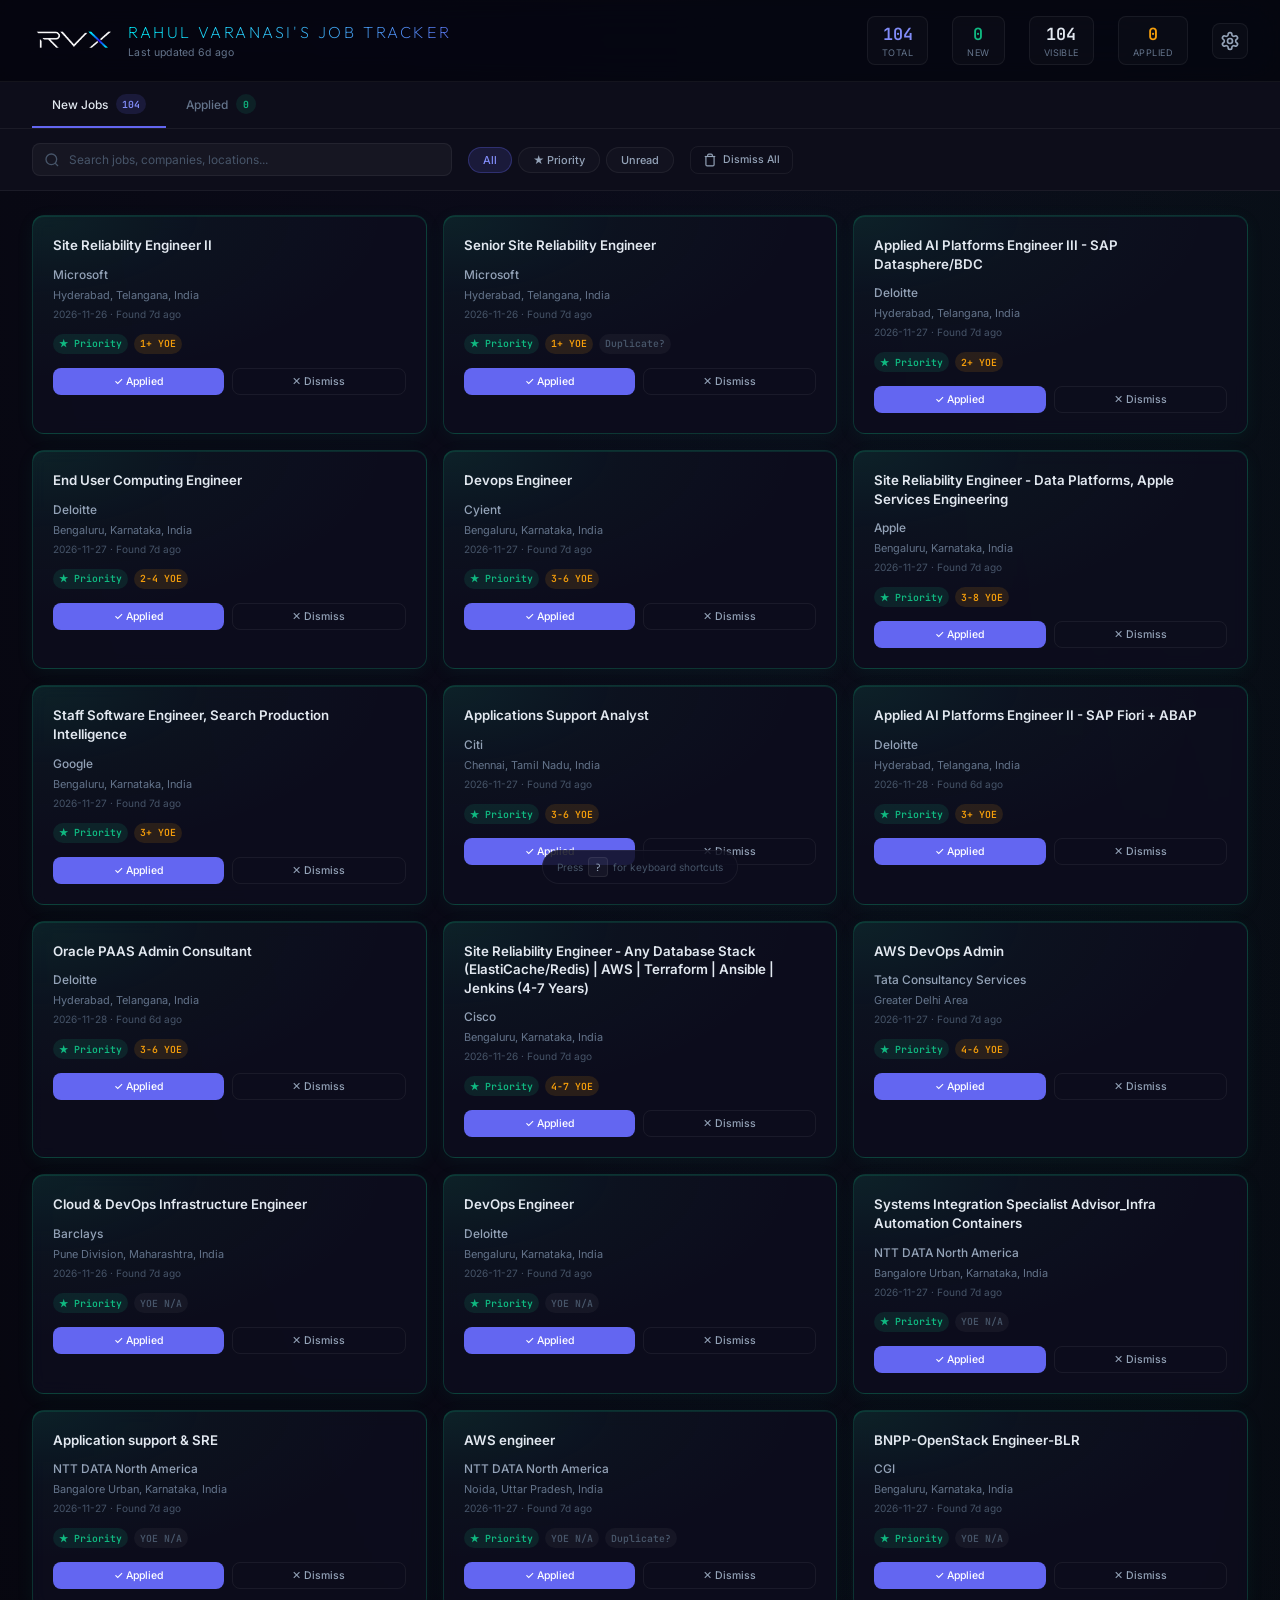
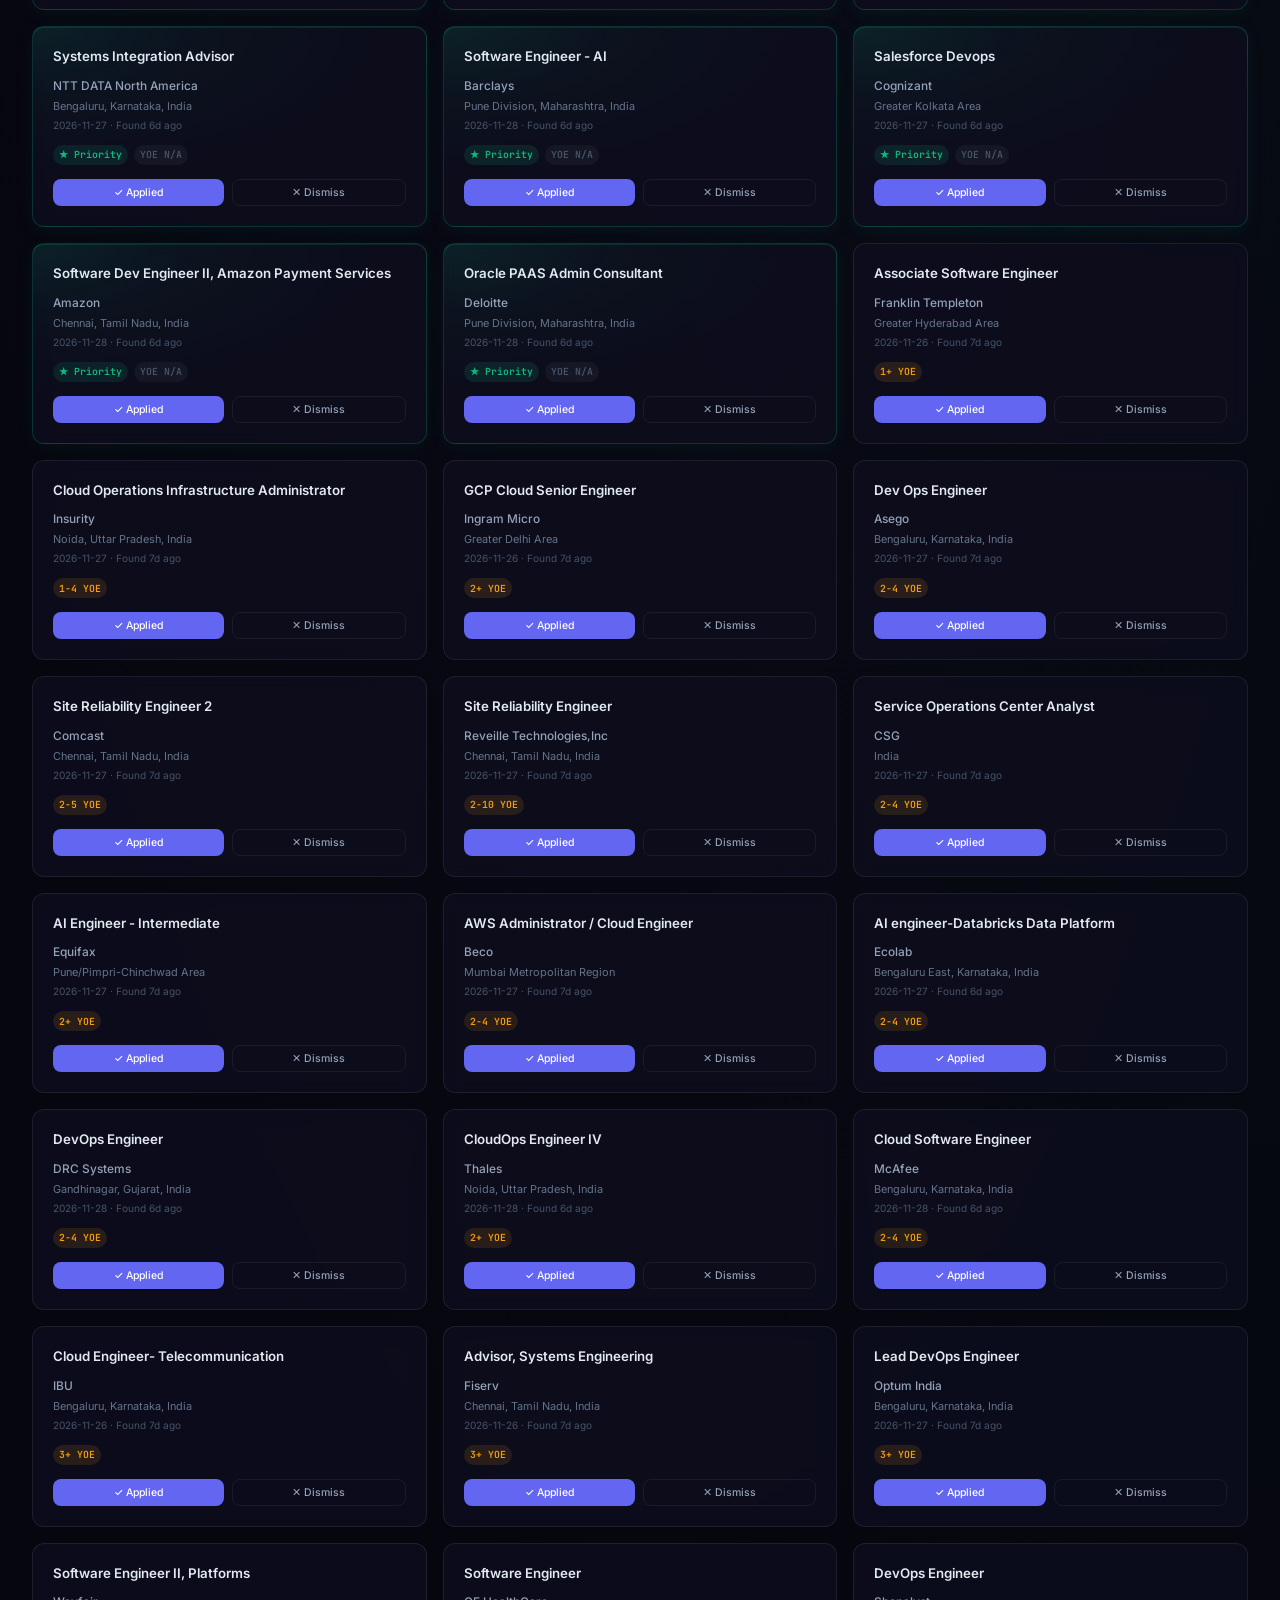
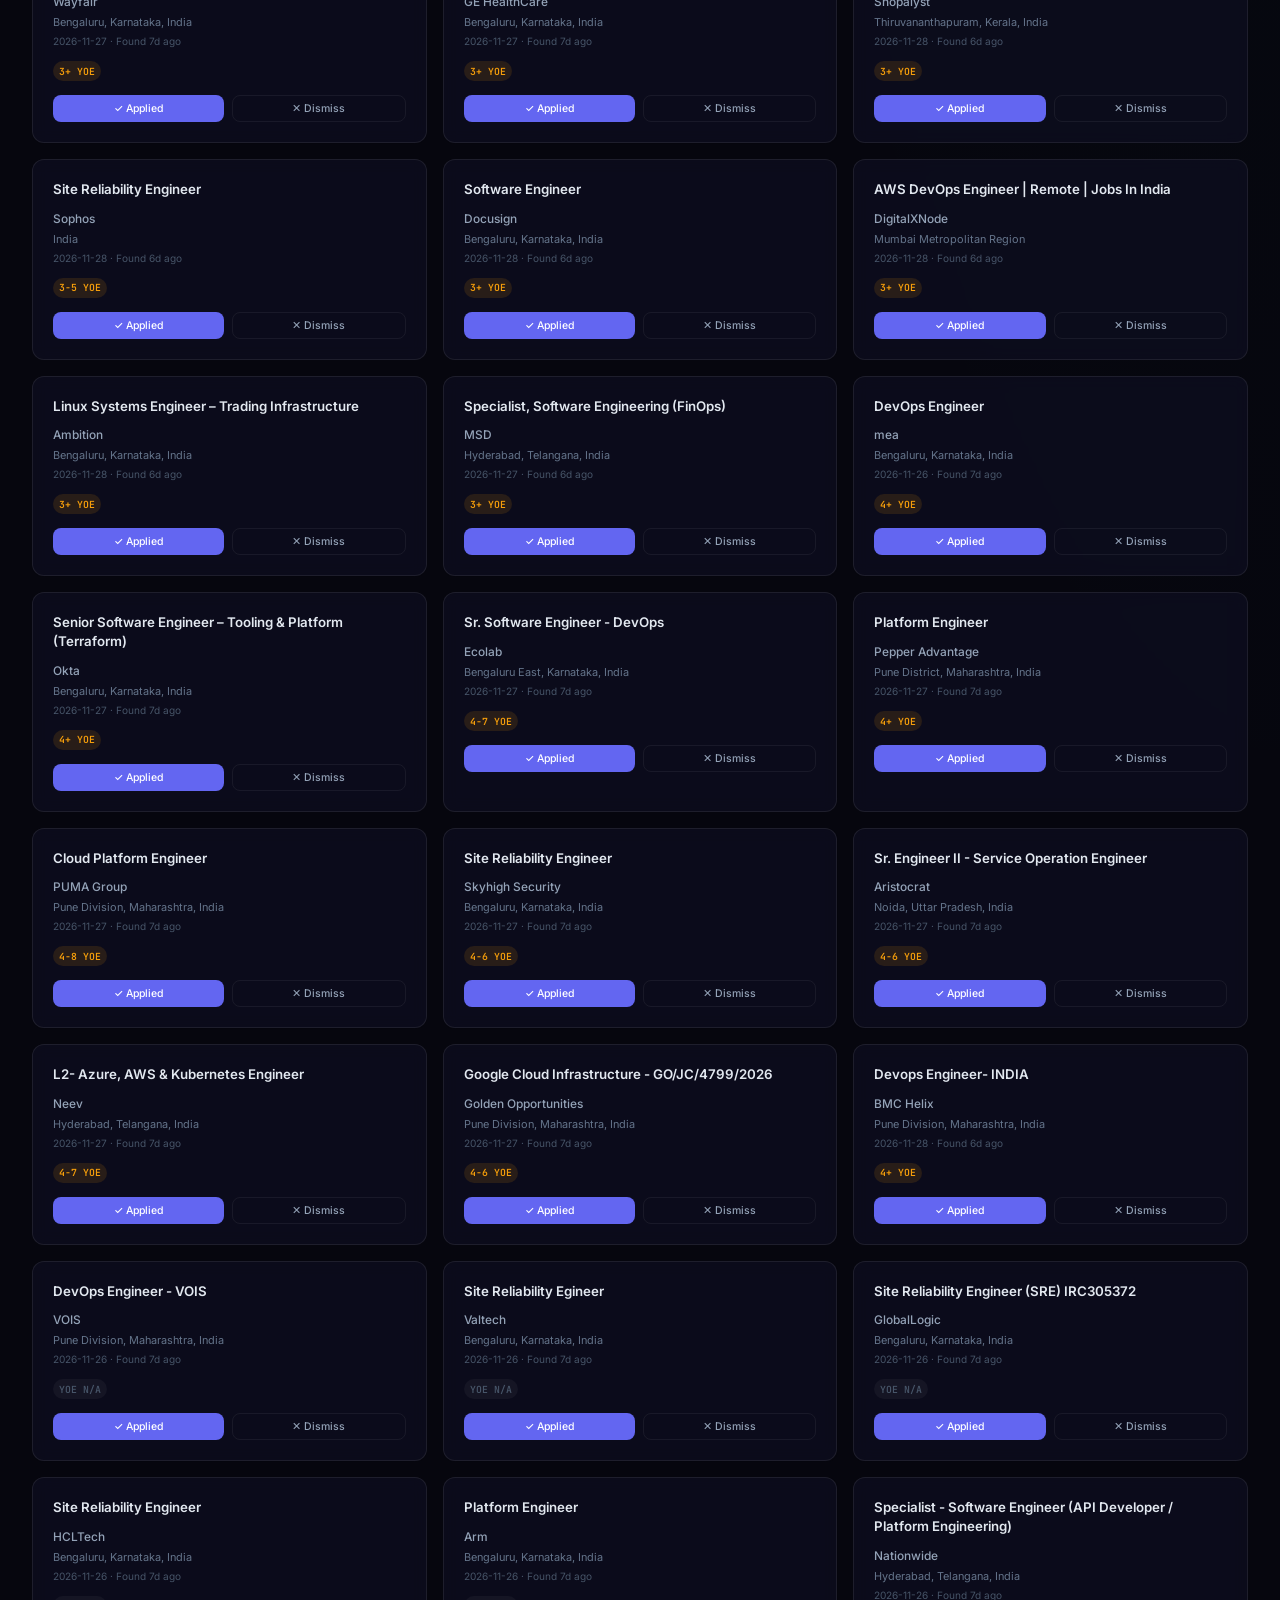
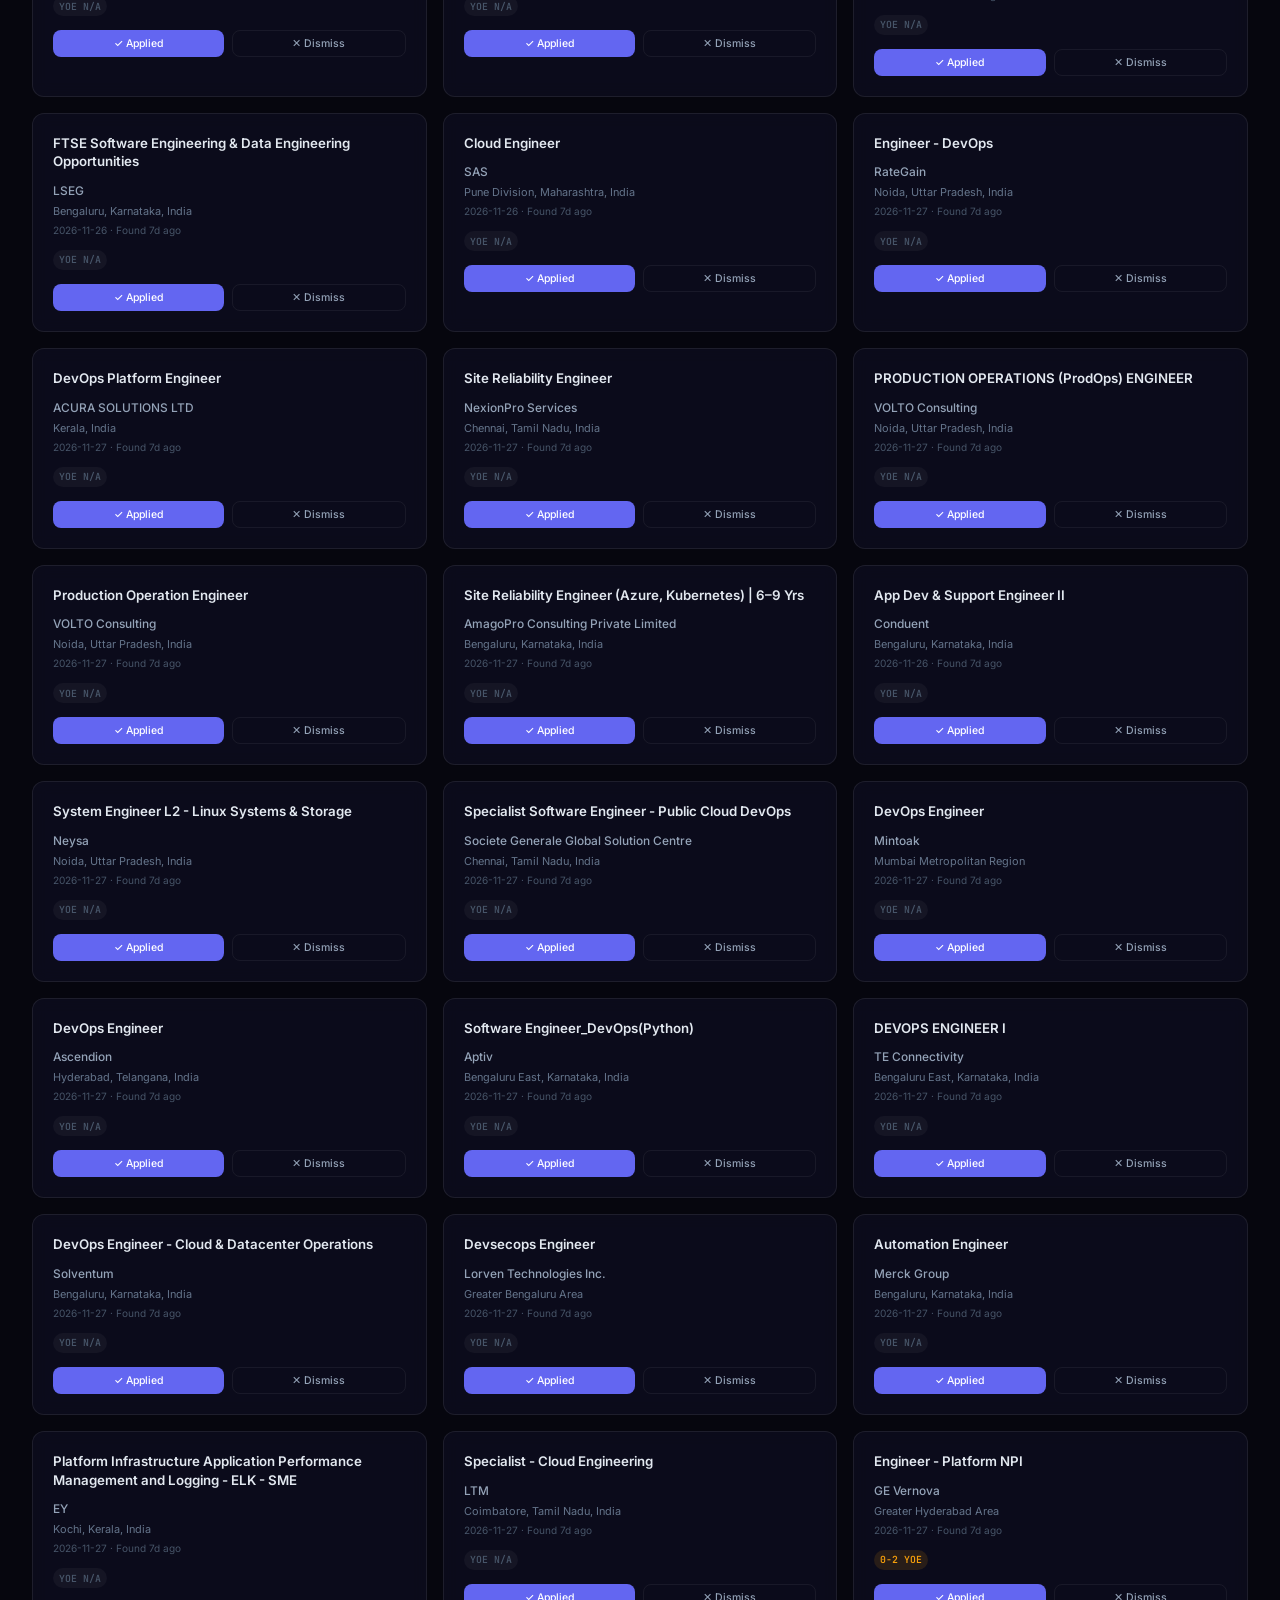
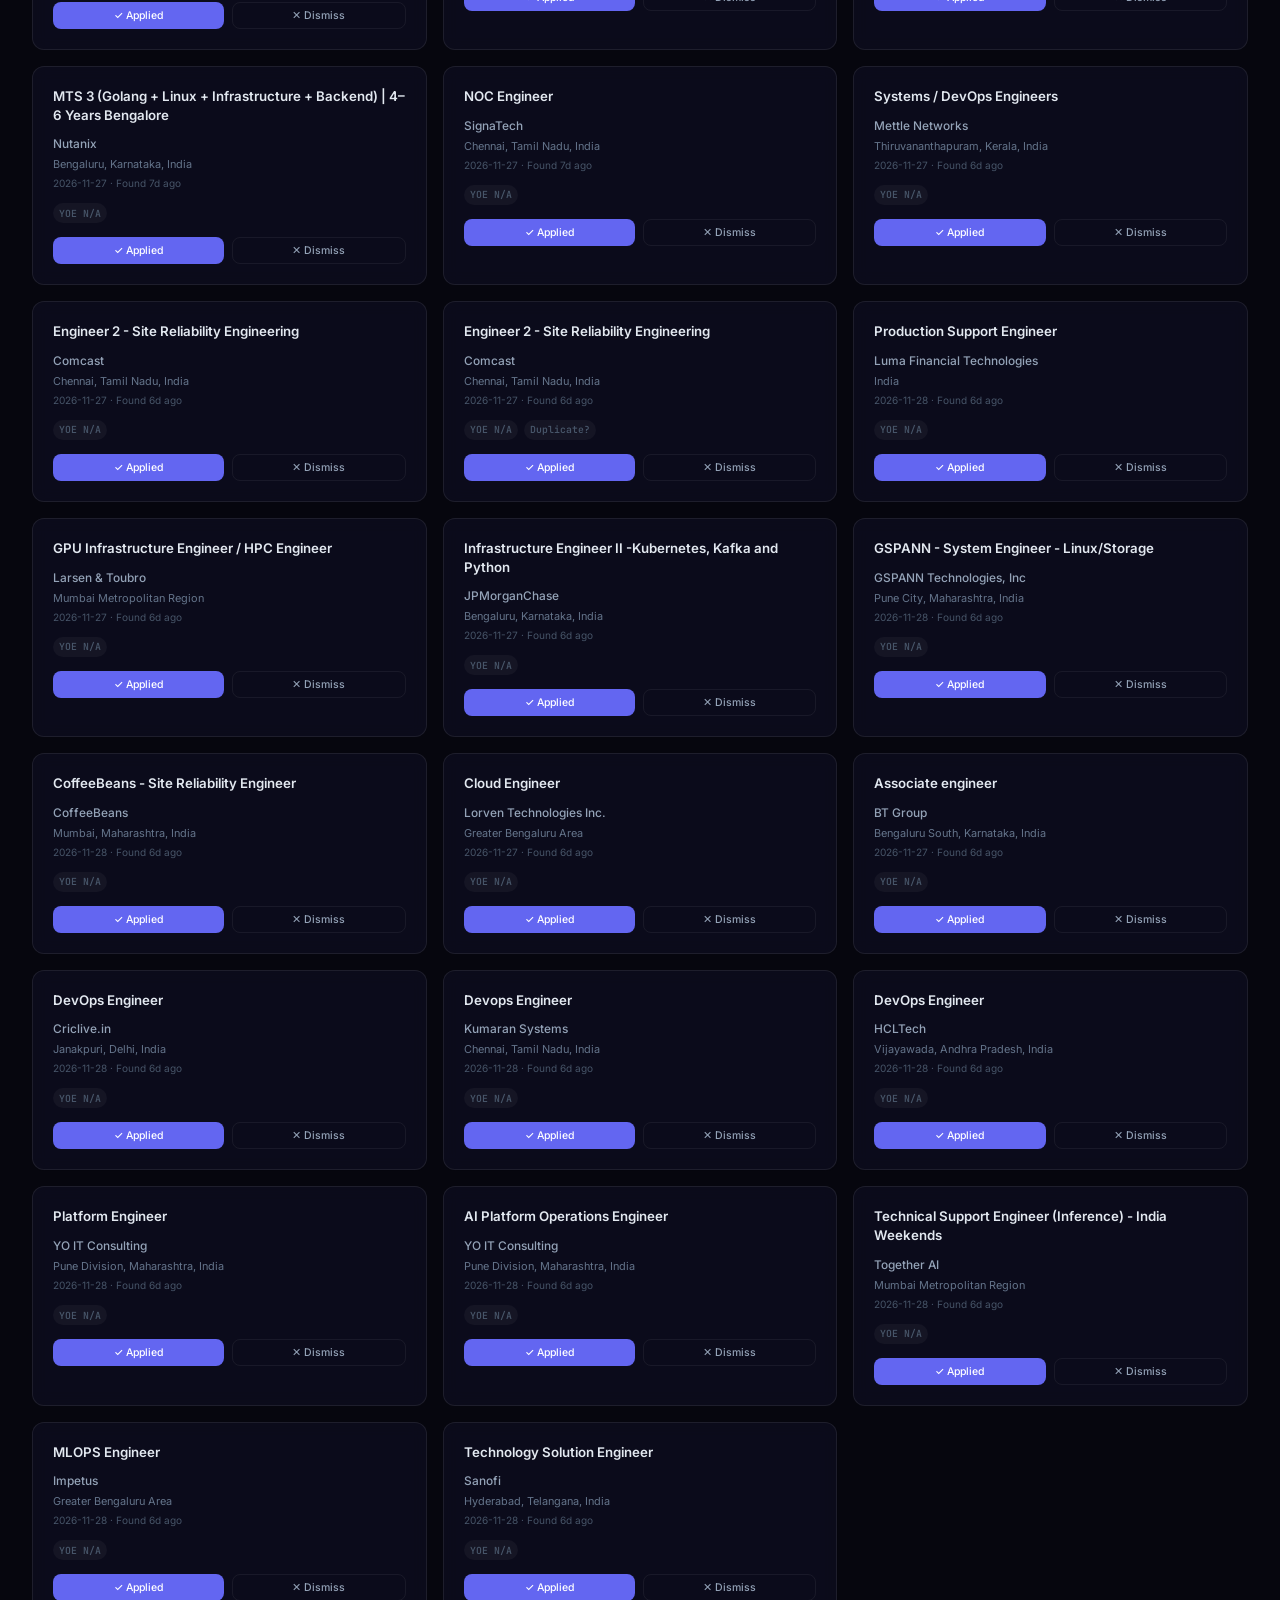
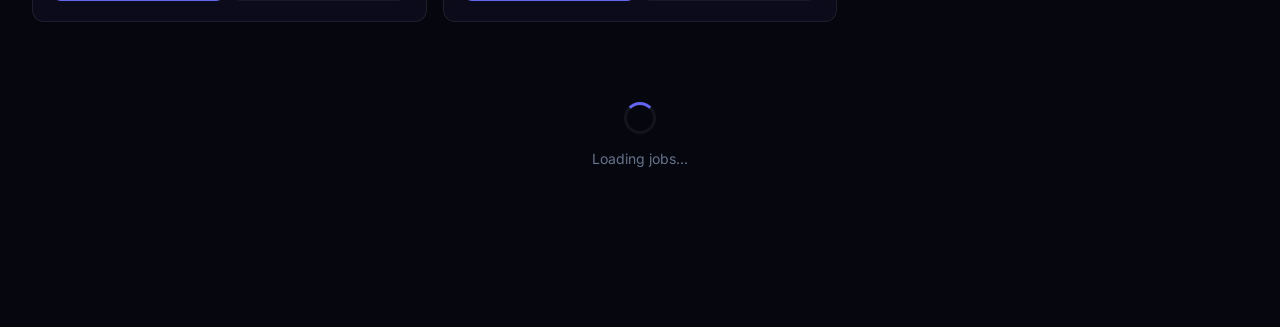
<file: index.html>
<!DOCTYPE html>
<html lang="en">

<head>
  <meta charset="UTF-8">
  <meta name="viewport" content="width=device-width, initial-scale=1.0">
  <title>DevOps Job Tracker</title>
  <meta name="description" content="Personal DevOps job tracking dashboard — automated LinkedIn job monitoring">
  <link rel="icon" type="image/x-icon" href="favicon.ico?v=2">
  <link rel="icon" type="image/png" sizes="32x32" href="favicon-32x32.png?v=2">
  <link rel="icon" type="image/png" sizes="16x16" href="favicon-16x16.png?v=2">
  <link rel="apple-touch-icon" sizes="180x180" href="apple-touch-icon.png?v=2">
  <link rel="shortcut icon" href="favicon.ico?v=2">
  <link rel="preconnect" href="https://fonts.googleapis.com">
  <link rel="preconnect" href="https://fonts.gstatic.com" crossorigin>
  <link
    href="https://fonts.googleapis.com/css2?family=Inter:wght@300;400;500;600;700;800&family=JetBrains+Mono:wght@400;500;600&family=Outfit:wght@200;300;400;500&display=swap"
    rel="stylesheet">
  <link rel="stylesheet" href="style.css">
</head>

<body>
  <div id="app">

    <!-- ── Top Bar ──────────────────────────────────────────────────────── -->
    <header class="topbar" id="topbar">
      <div class="topbar__left">
        <img src="logo.png" alt="RVX Logo" class="topbar__logo">
        <div>
          <h1 class="topbar__title">Rahul Varanasi's Job Tracker</h1>
          <p class="topbar__subtitle" id="lastUpdated">Loading...</p>
        </div>
      </div>
      <div class="topbar__stats" id="statsBar"></div>
      <div class="topbar__right">
        <button class="btn-icon" id="settingsBtn" title="Settings (S)">
          <svg width="20" height="20" viewBox="0 0 24 24" fill="none" stroke="currentColor" stroke-width="2"
            stroke-linecap="round" stroke-linejoin="round">
            <path
              d="M12.22 2h-.44a2 2 0 0 0-2 2v.18a2 2 0 0 1-1 1.73l-.43.25a2 2 0 0 1-2 0l-.15-.08a2 2 0 0 0-2.73.73l-.22.38a2 2 0 0 0 .73 2.73l.15.1a2 2 0 0 1 1 1.72v.51a2 2 0 0 1-1 1.74l-.15.09a2 2 0 0 0-.73 2.73l.22.38a2 2 0 0 0 2.73.73l.15-.08a2 2 0 0 1 2 0l.43.25a2 2 0 0 1 1 1.73V20a2 2 0 0 0 2 2h.44a2 2 0 0 0 2-2v-.18a2 2 0 0 1 1-1.73l.43-.25a2 2 0 0 1 2 0l.15.08a2 2 0 0 0 2.73-.73l.22-.39a2 2 0 0 0-.73-2.73l-.15-.08a2 2 0 0 1-1-1.74v-.5a2 2 0 0 1 1-1.74l.15-.09a2 2 0 0 0 .73-2.73l-.22-.38a2 2 0 0 0-2.73-.73l-.15.08a2 2 0 0 1-2 0l-.43-.25a2 2 0 0 1-1-1.73V4a2 2 0 0 0-2-2z" />
            <circle cx="12" cy="12" r="3" />
          </svg>
        </button>
      </div>
    </header>

    <!-- ── Tab Navigation ──────────────────────────────────────────────── -->
    <nav class="nav-tabs" id="navTabs">
      <button class="nav-tab nav-tab--active" data-tab="jobs" id="tabJobs">
        New Jobs <span class="badge" id="jobCount">0</span>
      </button>
      <button class="nav-tab" data-tab="applied" id="tabApplied">
        Applied <span class="badge badge--green" id="appliedCount">0</span>
      </button>
    </nav>

    <!-- ── Filters ─────────────────────────────────────────────────────── -->
    <section class="filters" id="filtersBar">
      <div class="filters__search">
        <svg class="filters__icon" width="16" height="16" viewBox="0 0 24 24" fill="none" stroke="currentColor"
          stroke-width="2">
          <circle cx="11" cy="11" r="8" />
          <path d="m21 21-4.3-4.3" />
        </svg>
        <input type="text" id="searchInput" placeholder="Search jobs, companies, locations..." autocomplete="off">
      </div>
      <div class="filters__chips" id="filterChips">
        <button class="chip chip--active" data-filter="all">All</button>
        <button class="chip" data-filter="priority">★ Priority</button>
        <button class="chip" data-filter="unread">Unread</button>
      </div>
      <button class="btn btn--ghost btn--sm" id="dismissAllBtn" title="Dismiss all visible jobs">
        <svg width="14" height="14" viewBox="0 0 24 24" fill="none" stroke="currentColor" stroke-width="2">
          <path d="M3 6h18" />
          <path d="M19 6v14c0 1-1 2-2 2H7c-1 0-2-1-2-2V6" />
          <path d="M8 6V4c0-1 1-2 2-2h4c1 0 2 1 2 2v2" />
        </svg>
        Dismiss All
      </button>
    </section>

    <!-- ── Jobs View ───────────────────────────────────────────────────── -->
    <main class="content" id="jobsView">
      <div class="job-grid" id="jobGrid"></div>
      <div class="empty-state" id="emptyState" hidden>
        <h3>All caught up!</h3>
        <p>No new jobs to review. The pipeline runs every 30 minutes.</p>
      </div>
      <div class="loading-state" id="loadingState">
        <div class="spinner"></div>
        <p>Loading jobs...</p>
      </div>
    </main>

    <!-- ── Applied View ────────────────────────────────────────────────── -->
    <main class="content" id="appliedView" hidden>
      <div class="job-grid" id="appliedGrid"></div>
      <div class="empty-state" id="appliedEmpty" hidden>
        <div class="empty-state__icon">📝</div>
        <h3>No applications yet</h3>
        <p>Mark a job as "Applied" to track it here.</p>
      </div>
    </main>

    <!-- ── Settings Modal ──────────────────────────────────────────────── -->
    <div class="modal-overlay" id="settingsOverlay" hidden>
      <div class="modal" id="settingsModal" role="dialog" aria-label="Settings">
        <div class="modal__header">
          <h2 class="modal__title">Settings</h2>
          <button class="btn-icon" id="closeSettings" aria-label="Close">
            <svg width="20" height="20" viewBox="0 0 24 24" fill="none" stroke="currentColor" stroke-width="2">
              <path d="M18 6 6 18" />
              <path d="m6 6 12 12" />
            </svg>
          </button>
        </div>
        <div class="modal__body">
          <!-- Pipeline Config -->
          <fieldset class="settings-section">
            <legend class="settings-section__title">Pipeline Configuration</legend>
            <p class="settings-section__desc">Controls what the scraper searches for. Changes take effect on the next
              pipeline run (~30 min).</p>
            <div class="form-group">
              <label class="form-label" for="kwField">Search Keywords</label>
              <div class="tags-input" id="keywordsInput">
                <div class="tags-input__list" id="keywordTags"></div>
                <input type="text" class="tags-input__field" id="kwField" placeholder="Type keyword + Enter">
              </div>
            </div>
            <div class="form-row">
              <div class="form-group">
                <label class="form-label" for="minYoe">Your Experience (yrs)</label>
                <input type="number" class="form-input" id="minYoe" min="0" max="20" step="1" title="How many years of experience you have">
              </div>
              <div class="form-group">
                <label class="form-label" for="maxYoe">Stretch (yrs)</label>
                <input type="number" class="form-input" id="maxYoe" min="0" max="5" step="1" title="Years above your experience you're willing to reach for">
              </div>
              <div class="form-group">
                <label class="form-label" for="searchLocation">Location</label>
                <input type="text" class="form-input" id="searchLocation" placeholder="India">
              </div>
            </div>
          </fieldset>

          <!-- GitHub Integration -->
          <fieldset class="settings-section">
            <legend class="settings-section__title">GitHub Integration</legend>
            <p class="settings-section__desc">To save settings to the repository, provide a GitHub Personal Access Token
              with <code>repo</code> scope.</p>
            <div class="form-group">
              <label class="form-label" for="githubPat">GitHub PAT</label>
              <input type="password" class="form-input" id="githubPat" placeholder="ghp_xxxxxxxxxxxx"
                autocomplete="off">
              <small class="form-hint">Stored only in your browser's localStorage. Never sent anywhere except GitHub
                API.</small>
            </div>
          </fieldset>

          <!-- Discord Toggle -->
          <fieldset class="settings-section">
            <legend class="settings-section__title">Discord Notifications</legend>
            <div class="toggle-row">
              <span class="form-label">Enable Discord webhook</span>
              <label class="toggle">
                <input type="checkbox" id="enableDiscord">
                <span class="toggle__track"><span class="toggle__knob"></span></span>
              </label>
            </div>
          </fieldset>

          <!-- Danger Zone -->
          <fieldset class="settings-section settings-section--danger">
            <legend class="settings-section__title">Local Data</legend>
            <div class="form-row">
              <button class="btn btn--danger btn--sm" id="clearDismissed">Clear Dismissed</button>
              <button class="btn btn--danger btn--sm" id="clearApplied">Clear Applied</button>
              <button class="btn btn--danger btn--sm" id="clearAll">Reset All Data</button>
            </div>
          </fieldset>
        </div>
        <div class="modal__footer">
          <button class="btn btn--ghost" id="cancelSettings">Cancel</button>
          <button class="btn btn--primary" id="saveSettings">Save to Repository</button>
        </div>
      </div>
    </div>

    <!-- ── Toast Container ─────────────────────────────────────────────── -->
    <div class="toast-container" id="toasts"></div>

    <!-- ── Keyboard Shortcut Hint ──────────────────────────────────────── -->
    <div class="kbd-hint" id="kbdHint">
      Press <kbd>?</kbd> for keyboard shortcuts
    </div>

    <!-- ── Keyboard Help Modal ─────────────────────────────────────────── -->
    <div class="modal-overlay" id="kbdOverlay" hidden>
      <div class="modal modal--sm" role="dialog" aria-label="Keyboard Shortcuts">
        <div class="modal__header">
          <h2 class="modal__title">Keyboard Shortcuts</h2>
          <button class="btn-icon" id="closeKbd" aria-label="Close">
            <svg width="20" height="20" viewBox="0 0 24 24" fill="none" stroke="currentColor" stroke-width="2">
              <path d="M18 6 6 18" />
              <path d="m6 6 12 12" />
            </svg>
          </button>
        </div>
        <div class="modal__body">
          <div class="kbd-list">
            <div class="kbd-row"><kbd>j</kbd> / <kbd>k</kbd><span>Navigate cards</span></div>
            <div class="kbd-row"><kbd>o</kbd> / <kbd>Enter</kbd><span>Open job in LinkedIn</span></div>
            <div class="kbd-row"><kbd>d</kbd><span>Dismiss focused job</span></div>
            <div class="kbd-row"><kbd>a</kbd><span>Mark as Applied</span></div>
            <div class="kbd-row"><kbd>/</kbd><span>Focus search</span></div>
            <div class="kbd-row"><kbd>s</kbd><span>Open settings</span></div>
            <div class="kbd-row"><kbd>1</kbd> / <kbd>2</kbd><span>Switch tabs</span></div>
            <div class="kbd-row"><kbd>Esc</kbd><span>Close modal / clear search</span></div>
          </div>
        </div>
      </div>
    </div>
  </div>

  <script src="app.js"></script>
</body>

</html>
</file>
<file: style.css>
@import url('https://fonts.googleapis.com/css2?family=Outfit:wght@200;300;400;500&display=swap');

/* ═══════════════════════════════════════════════════════════════════════════════
   DevOps Job Tracker — Premium Dark Theme
   ═══════════════════════════════════════════════════════════════════════════════ */

/* ── Design Tokens ─────────────────────────────────────────────────────────── */
:root {
  --bg-body:        #06060e;
  --bg-surface:     #0d0d1a;
  --bg-card:        rgba(14, 14, 30, 0.85);
  --bg-card-hover:  rgba(22, 22, 48, 0.95);
  --bg-glass:       rgba(255, 255, 255, 0.025);
  --bg-input:       rgba(255, 255, 255, 0.04);
  --bg-input-focus: rgba(255, 255, 255, 0.06);

  --border:         rgba(255, 255, 255, 0.06);
  --border-card:    rgba(255, 255, 255, 0.08);
  --border-focus:   rgba(99, 102, 241, 0.5);

  --text-primary:   #e2e8f0;
  --text-secondary: #94a3b8;
  --text-muted:     #64748b;
  --text-dim:       #475569;

  --accent:         #6366f1;
  --accent-hover:   #818cf8;
  --accent-muted:   rgba(99, 102, 241, 0.15);
  --priority:       #10b981;
  --priority-muted: rgba(16, 185, 129, 0.12);
  --yoe:            #f59e0b;
  --yoe-muted:      rgba(245, 158, 11, 0.12);
  --danger:         #ef4444;
  --danger-muted:   rgba(239, 68, 68, 0.12);
  --info:           #3b82f6;
  --info-muted:     rgba(59, 130, 246, 0.12);
  --success:        #10b981;

  --radius-xs:      6px;
  --radius-sm:      8px;
  --radius-md:      12px;
  --radius-lg:      16px;
  --radius-full:    9999px;

  --shadow-sm:      0 1px 3px rgba(0,0,0,0.3);
  --shadow-md:      0 4px 16px rgba(0,0,0,0.4);
  --shadow-lg:      0 8px 32px rgba(0,0,0,0.5);
  --shadow-glow:    0 0 24px rgba(99, 102, 241, 0.08);

  --font-sans:      'Inter', -apple-system, BlinkMacSystemFont, 'Segoe UI', sans-serif;
  --font-mono:      'JetBrains Mono', 'Fira Code', monospace;

  --ease:           cubic-bezier(0.4, 0, 0.2, 1);
  --ease-bounce:    cubic-bezier(0.34, 1.56, 0.64, 1);
  --dur-fast:       120ms;
  --dur-normal:     220ms;
  --dur-slow:       400ms;
}

/* ── Reset ─────────────────────────────────────────────────────────────────── */
*, *::before, *::after { box-sizing: border-box; margin: 0; padding: 0; }

html {
  font-size: 14px;
  -webkit-font-smoothing: antialiased;
  -moz-osx-font-smoothing: grayscale;
  scroll-behavior: smooth;
}

body {
  font-family: var(--font-sans);
  background: var(--bg-body);
  color: var(--text-primary);
  min-height: 100vh;
  overflow-x: hidden;
  background-image:
    radial-gradient(ellipse 80% 60% at 50% -20%, rgba(99,102,241,0.08), transparent),
    radial-gradient(ellipse 60% 50% at 100% 0%, rgba(16,185,129,0.04), transparent);
}

a { color: var(--accent-hover); text-decoration: none; }
a:hover { text-decoration: underline; }

code { font-family: var(--font-mono); font-size: 0.85em; background: var(--bg-input); padding: 2px 6px; border-radius: var(--radius-xs); }

::-webkit-scrollbar { width: 6px; }
::-webkit-scrollbar-track { background: transparent; }
::-webkit-scrollbar-thumb { background: rgba(255,255,255,0.08); border-radius: 3px; }
::-webkit-scrollbar-thumb:hover { background: rgba(255,255,255,0.14); }

/* ── Top Bar ───────────────────────────────────────────────────────────────── */
.topbar {
  position: sticky; top: 0; z-index: 100;
  display: flex; align-items: center; gap: 24px;
  padding: 16px 32px;
  background: rgba(6, 6, 14, 0.82);
  backdrop-filter: blur(20px) saturate(180%);
  -webkit-backdrop-filter: blur(20px) saturate(180%);
  border-bottom: 1px solid var(--border);
}
.topbar__left { display: flex; align-items: center; gap: 12px; flex-shrink: 0; }
.topbar__icon, .topbar__logo {
  height: 28px;
  width: auto;
  object-fit: contain;
  display: block;
}
.topbar__title {
  font-family: 'Outfit', -apple-system, BlinkMacSystemFont, 'Segoe UI', sans-serif;
  font-size: 1.15rem;
  font-weight: 200;
  text-transform: uppercase;
  letter-spacing: 0.16em;
  background: linear-gradient(
    90deg,
    #00f0ff 0%,
    #38bdf8 20%,
    #6366f1 45%,
    #2dd4bf 70%,
    #0ea5e9 85%,
    #00f0ff 100%
  );
  background-size: 250% auto;
  -webkit-background-clip: text;
  -webkit-text-fill-color: transparent;
  background-clip: text;
  text-rendering: optimizeLegibility;
  line-height: 1.25;
  animation: ai-breathe 18s ease-in-out infinite alternate;
  will-change: background-position, filter;
}

@keyframes ai-breathe {
  0% {
    background-position: 0% 50%;
    filter: drop-shadow(0 0 6px rgba(0, 240, 255, 0.2));
  }
  50% {
    background-position: 100% 50%;
    filter: drop-shadow(0 0 16px rgba(99, 102, 241, 0.4));
  }
  100% {
    background-position: 0% 50%;
    filter: drop-shadow(0 0 6px rgba(0, 240, 255, 0.2));
  }
}
.topbar__subtitle {
  font-size: 0.75rem;
  color: var(--text-muted);
  margin-top: 3px;
  letter-spacing: 0.03em;
}
.topbar__stats { display: flex; gap: 24px; margin-left: auto; }
.topbar__right { flex-shrink: 0; }

/* ── Stats ─────────────────────────────────────────────────────────────────── */
.stat {
  display: flex; flex-direction: column; align-items: center; gap: 2px;
  padding: 6px 14px; border-radius: var(--radius-sm);
  background: var(--bg-glass); border: 1px solid var(--border);
}
.stat__value { font-family: var(--font-mono); font-size: 1.2rem; font-weight: 600; }
.stat__label { font-size: 0.65rem; text-transform: uppercase; letter-spacing: 0.05em; color: var(--text-muted); }
.stat--accent .stat__value { color: var(--accent-hover); }
.stat--green .stat__value { color: var(--priority); }
.stat--amber .stat__value { color: var(--yoe); }

/* ── Button Primitives ─────────────────────────────────────────────────────── */
.btn-icon {
  display: inline-flex; align-items: center; justify-content: center;
  width: 36px; height: 36px; border-radius: var(--radius-sm);
  border: 1px solid var(--border); background: var(--bg-glass);
  color: var(--text-secondary); cursor: pointer;
  transition: all var(--dur-normal) var(--ease);
}
.btn-icon:hover { color: var(--text-primary); background: var(--bg-input); border-color: var(--border-card); }

.btn {
  display: inline-flex; align-items: center; gap: 6px;
  padding: 8px 16px; border-radius: var(--radius-sm);
  font-family: var(--font-sans); font-size: 0.82rem; font-weight: 500;
  cursor: pointer; border: none;
  transition: all var(--dur-normal) var(--ease);
}
.btn--sm { padding: 6px 12px; font-size: 0.75rem; }
.btn--primary { background: var(--accent); color: #fff; }
.btn--primary:hover { background: var(--accent-hover); box-shadow: var(--shadow-glow); }
.btn--ghost { background: transparent; color: var(--text-secondary); border: 1px solid var(--border); }
.btn--ghost:hover { color: var(--text-primary); border-color: var(--border-card); background: var(--bg-glass); }
.btn--danger { background: var(--danger-muted); color: var(--danger); border: 1px solid rgba(239,68,68,0.2); }
.btn--danger:hover { background: rgba(239,68,68,0.2); }

/* ── Nav Tabs ──────────────────────────────────────────────────────────────── */
.nav-tabs {
  display: flex; gap: 0; padding: 0 32px;
  border-bottom: 1px solid var(--border);
  background: var(--bg-surface);
}
.nav-tab {
  padding: 12px 20px; border: none; background: none;
  color: var(--text-muted); font-family: var(--font-sans);
  font-size: 0.85rem; font-weight: 500; cursor: pointer;
  border-bottom: 2px solid transparent;
  transition: all var(--dur-normal) var(--ease);
  display: flex; align-items: center; gap: 8px;
}
.nav-tab:hover { color: var(--text-secondary); }
.nav-tab--active { color: var(--text-primary); border-bottom-color: var(--accent); }

/* ── Badge ─────────────────────────────────────────────────────────────────── */
.badge {
  display: inline-flex; align-items: center; justify-content: center;
  min-width: 20px; height: 20px; padding: 0 6px;
  border-radius: var(--radius-full); font-family: var(--font-mono);
  font-size: 0.7rem; font-weight: 600;
  background: var(--accent-muted); color: var(--accent-hover);
}
.badge--green { background: var(--priority-muted); color: var(--priority); }
.badge--amber { background: var(--yoe-muted); color: var(--yoe); }
.badge--dim { background: rgba(255,255,255,0.04); color: var(--text-dim); }

/* ── Filters ───────────────────────────────────────────────────────────────── */
.filters {
  display: flex; align-items: center; gap: 16px; flex-wrap: wrap;
  padding: 14px 32px; background: var(--bg-surface);
  border-bottom: 1px solid var(--border);
}
.filters__search {
  position: relative; flex: 1; min-width: 240px; max-width: 420px;
}
.filters__icon {
  position: absolute; left: 12px; top: 50%; transform: translateY(-50%);
  color: var(--text-dim); pointer-events: none;
}
.filters__search input {
  width: 100%; padding: 8px 12px 8px 36px;
  background: var(--bg-input); border: 1px solid var(--border);
  border-radius: var(--radius-sm); color: var(--text-primary);
  font-family: var(--font-sans); font-size: 0.85rem;
  transition: all var(--dur-normal) var(--ease); outline: none;
}
.filters__search input:focus {
  border-color: var(--border-focus); background: var(--bg-input-focus);
  box-shadow: 0 0 0 3px rgba(99,102,241,0.08);
}
.filters__search input::placeholder { color: var(--text-dim); }
.filters__chips { display: flex; gap: 6px; }

/* ── Chips ──────────────────────────────────────────────────────────────────── */
.chip {
  padding: 5px 14px; border-radius: var(--radius-full);
  font-family: var(--font-sans); font-size: 0.78rem; font-weight: 500;
  background: var(--bg-glass); border: 1px solid var(--border);
  color: var(--text-secondary); cursor: pointer;
  transition: all var(--dur-normal) var(--ease);
}
.chip:hover { border-color: var(--border-card); color: var(--text-primary); }
.chip--active {
  background: var(--accent-muted); border-color: rgba(99,102,241,0.3);
  color: var(--accent-hover);
}

/* ── Content Area ──────────────────────────────────────────────────────────── */
.content { padding: 24px 32px 80px; }

/* ── Job Grid ──────────────────────────────────────────────────────────────── */
.job-grid {
  display: grid;
  grid-template-columns: repeat(auto-fill, minmax(340px, 1fr));
  gap: 16px;
}

/* ── Job Card ──────────────────────────────────────────────────────────────── */
.job-card {
  position: relative;
  background: var(--bg-card);
  border: 1px solid var(--border-card);
  border-radius: var(--radius-md);
  padding: 20px;
  transition: all var(--dur-normal) var(--ease);
  animation: cardIn var(--dur-slow) var(--ease) both;
  backdrop-filter: blur(8px);
  -webkit-backdrop-filter: blur(8px);
}
.job-card:hover {
  background: var(--bg-card-hover);
  border-color: rgba(255,255,255,0.1);
  box-shadow: var(--shadow-md), var(--shadow-glow);
  transform: translateY(-2px);
}
.job-card--priority {
  background:
    radial-gradient(ellipse 90% 75% at 0% 0%, rgba(16, 185, 129, 0.12) 0%, rgba(5, 150, 105, 0.04) 50%, transparent 100%),
    var(--bg-card);
  border-color: rgba(16, 185, 129, 0.22);
  box-shadow: 0 4px 20px -2px rgba(16, 185, 129, 0.08), inset 0 1px 0 rgba(16, 185, 129, 0.16);
}
.job-card--priority:hover {
  background:
    radial-gradient(ellipse 95% 80% at 0% 0%, rgba(16, 185, 129, 0.18) 0%, rgba(5, 150, 105, 0.06) 50%, transparent 100%),
    var(--bg-card-hover);
  border-color: rgba(16, 185, 129, 0.38);
  box-shadow: var(--shadow-md), 0 0 25px rgba(16, 185, 129, 0.14), inset 0 1px 0 rgba(16, 185, 129, 0.24);
  transform: translateY(-2px);
}
.job-card--focused {
  outline: 2px solid var(--accent);
  outline-offset: 2px;
}
.job-card--dismissing {
  animation: cardOut 300ms var(--ease) forwards;
}

.job-card__header { display: flex; justify-content: space-between; align-items: flex-start; gap: 12px; margin-bottom: 12px; }
.job-card__title {
  font-size: 0.95rem; font-weight: 600; line-height: 1.4;
  color: var(--text-primary);
}
.job-card__title a {
  color: inherit; text-decoration: none;
  transition: color var(--dur-fast);
}
.job-card__title a:hover { color: var(--accent-hover); text-decoration: none; }

.job-card__new {
  display: inline-flex; padding: 2px 8px; border-radius: var(--radius-full);
  font-size: 0.6rem; font-weight: 700; letter-spacing: 0.04em;
  text-transform: uppercase; background: var(--info-muted); color: var(--info);
  flex-shrink: 0; align-self: flex-start; margin-top: 2px;
}

.job-card__meta { display: flex; flex-direction: column; gap: 6px; margin-bottom: 14px; }
.job-card__company { font-size: 0.85rem; color: var(--text-secondary); font-weight: 500; }
.job-card__location { font-size: 0.78rem; color: var(--text-muted); }
.job-card__time { font-size: 0.72rem; color: var(--text-dim); }

.job-card__badges { display: flex; gap: 6px; flex-wrap: wrap; margin-bottom: 14px; }

.job-card__actions { display: flex; gap: 8px; }
.job-card__actions .btn { flex: 1; justify-content: center; }

.job-card__notes { margin-top: 10px; padding-top: 10px; border-top: 1px solid var(--border); }
.job-card__notes-text { font-size: 0.78rem; color: var(--text-secondary); font-style: italic; }
.job-card__notes-date { font-size: 0.7rem; color: var(--text-dim); font-family: var(--font-mono); margin-top: 4px; }

/* ── Empty / Loading States ────────────────────────────────────────────────── */
.empty-state {
  text-align: center; padding: 80px 20px;
  animation: fadeIn var(--dur-slow) var(--ease);
}
.empty-state__icon { font-size: 48px; margin-bottom: 16px; }
.empty-state h3 { font-size: 1.15rem; font-weight: 600; margin-bottom: 8px; color: var(--text-primary); }
.empty-state p { color: var(--text-muted); font-size: 0.85rem; max-width: 400px; margin: 0 auto; }

.loading-state {
  display: flex; flex-direction: column; align-items: center;
  gap: 16px; padding: 80px 20px; color: var(--text-muted);
}

.spinner {
  width: 32px; height: 32px;
  border: 3px solid var(--border);
  border-top-color: var(--accent);
  border-radius: 50%;
  animation: spin 800ms linear infinite;
}

/* ── Modal ──────────────────────────────────────────────────────────────────── */
.modal-overlay {
  position: fixed; inset: 0; z-index: 200;
  display: flex; align-items: center; justify-content: center;
  background: rgba(0, 0, 0, 0.6);
  backdrop-filter: blur(4px);
  -webkit-backdrop-filter: blur(4px);
  animation: fadeIn var(--dur-normal) var(--ease);
}
.modal-overlay[hidden] { display: none; }

.modal {
  width: 90%; max-width: 600px; max-height: 85vh;
  background: var(--bg-surface);
  border: 1px solid var(--border-card);
  border-radius: var(--radius-lg);
  box-shadow: var(--shadow-lg);
  display: flex; flex-direction: column;
  animation: modalIn var(--dur-slow) var(--ease-bounce);
  overflow: hidden;
}
.modal--sm { max-width: 420px; }

.modal__header {
  display: flex; align-items: center; justify-content: space-between;
  padding: 20px 24px; border-bottom: 1px solid var(--border);
}
.modal__title { font-size: 1.05rem; font-weight: 600; display: flex; align-items: center; gap: 10px; }
.modal__body { padding: 24px; overflow-y: auto; flex: 1; }
.modal__footer {
  display: flex; justify-content: flex-end; gap: 10px;
  padding: 16px 24px; border-top: 1px solid var(--border);
}

/* ── Settings Sections ─────────────────────────────────────────────────────── */
.settings-section {
  border: 1px solid var(--border); border-radius: var(--radius-md);
  padding: 20px; margin-bottom: 16px;
}
.settings-section--danger { border-color: rgba(239,68,68,0.15); }
.settings-section__title {
  font-size: 0.88rem; font-weight: 600; margin-bottom: 4px;
  color: var(--text-primary); padding: 0;
}
.settings-section__desc { font-size: 0.78rem; color: var(--text-muted); margin-bottom: 16px; line-height: 1.5; }

/* ── Form Elements ─────────────────────────────────────────────────────────── */
.form-group { margin-bottom: 14px; }
.form-label { display: block; font-size: 0.78rem; font-weight: 500; color: var(--text-secondary); margin-bottom: 6px; }
.form-input {
  width: 100%; padding: 8px 12px;
  background: var(--bg-input); border: 1px solid var(--border);
  border-radius: var(--radius-sm); color: var(--text-primary);
  font-family: var(--font-sans); font-size: 0.85rem;
  outline: none; transition: all var(--dur-normal) var(--ease);
}
.form-input:focus { border-color: var(--border-focus); box-shadow: 0 0 0 3px rgba(99,102,241,0.08); }
.form-hint { font-size: 0.7rem; color: var(--text-dim); margin-top: 6px; }
.form-row { display: flex; gap: 12px; }
.form-row > .form-group { flex: 1; }

/* ── Tags Input ────────────────────────────────────────────────────────────── */
.tags-input {
  background: var(--bg-input); border: 1px solid var(--border);
  border-radius: var(--radius-sm); padding: 6px 8px;
  display: flex; flex-wrap: wrap; gap: 6px; align-items: center;
  transition: all var(--dur-normal) var(--ease);
  min-height: 38px;
}
.tags-input:focus-within { border-color: var(--border-focus); box-shadow: 0 0 0 3px rgba(99,102,241,0.08); }
.tags-input__list { display: flex; flex-wrap: wrap; gap: 6px; }
.tags-input__tag {
  display: inline-flex; align-items: center; gap: 4px;
  padding: 3px 8px 3px 10px; border-radius: var(--radius-full);
  background: var(--accent-muted); color: var(--accent-hover);
  font-size: 0.75rem; font-weight: 500;
}
.tags-input__tag-remove {
  display: inline-flex; align-items: center; justify-content: center;
  width: 16px; height: 16px; border: none; background: none;
  color: var(--accent-hover); cursor: pointer; border-radius: 50%;
  font-size: 0.85rem; line-height: 1; padding: 0;
  transition: background var(--dur-fast);
}
.tags-input__tag-remove:hover { background: rgba(255,255,255,0.1); }
.tags-input__field {
  border: none; background: none; outline: none;
  color: var(--text-primary); font-family: var(--font-sans);
  font-size: 0.82rem; flex: 1; min-width: 120px; padding: 2px 4px;
}
.tags-input__field::placeholder { color: var(--text-dim); }

/* ── Toggle ────────────────────────────────────────────────────────────────── */
.toggle { cursor: pointer; }
.toggle input { display: none; }
.toggle__track {
  display: inline-flex; align-items: center;
  width: 40px; height: 22px; padding: 2px;
  background: rgba(255,255,255,0.1); border-radius: 11px;
  transition: background var(--dur-normal) var(--ease);
}
.toggle input:checked + .toggle__track { background: var(--accent); }
.toggle__knob {
  width: 18px; height: 18px; border-radius: 50%;
  background: var(--text-primary);
  transition: transform var(--dur-normal) var(--ease-bounce);
}
.toggle input:checked + .toggle__track .toggle__knob { transform: translateX(18px); }
.toggle-row { display: flex; align-items: center; justify-content: space-between; }

/* ── Toast ──────────────────────────────────────────────────────────────────── */
.toast-container {
  position: fixed; bottom: 24px; right: 24px; z-index: 300;
  display: flex; flex-direction: column; gap: 8px; pointer-events: none;
}
.toast {
  padding: 12px 20px; border-radius: var(--radius-sm);
  background: var(--bg-card); border: 1px solid var(--border-card);
  color: var(--text-primary); font-size: 0.82rem; font-weight: 500;
  box-shadow: var(--shadow-lg); pointer-events: auto;
  animation: toastIn var(--dur-slow) var(--ease-bounce);
  backdrop-filter: blur(12px);
  -webkit-backdrop-filter: blur(12px);
  display: flex; align-items: center; gap: 8px;
}
.toast--success { border-left: 3px solid var(--success); }
.toast--error { border-left: 3px solid var(--danger); }
.toast--info { border-left: 3px solid var(--info); }
.toast--exiting { animation: toastOut var(--dur-normal) var(--ease) forwards; }

/* ── Keyboard Hint ─────────────────────────────────────────────────────────── */
.kbd-hint {
  position: fixed; bottom: 16px; left: 50%; transform: translateX(-50%);
  padding: 6px 14px; border-radius: var(--radius-full);
  background: var(--bg-card); border: 1px solid var(--border);
  color: var(--text-dim); font-size: 0.72rem;
  opacity: 0; animation: fadeIn 1s 3s var(--ease) forwards;
}
kbd {
  display: inline-flex; align-items: center; justify-content: center;
  min-width: 20px; height: 20px; padding: 0 5px;
  border-radius: 4px; background: var(--bg-input);
  border: 1px solid var(--border-card);
  font-family: var(--font-mono); font-size: 0.72rem;
  color: var(--text-secondary); margin: 0 2px;
}
.kbd-list { display: flex; flex-direction: column; gap: 10px; }
.kbd-row { display: flex; align-items: center; gap: 12px; font-size: 0.85rem; color: var(--text-secondary); }
.kbd-row span { margin-left: auto; }

/* ── Animations ────────────────────────────────────────────────────────────── */
@keyframes fadeIn { from { opacity: 0; } to { opacity: 1; } }
@keyframes cardIn {
  from { opacity: 0; transform: translateY(12px); }
  to { opacity: 1; transform: translateY(0); }
}
@keyframes cardOut {
  to { opacity: 0; transform: translateX(40px) scale(0.95); }
}
@keyframes modalIn {
  from { opacity: 0; transform: scale(0.92); }
  to { opacity: 1; transform: scale(1); }
}
@keyframes spin { to { transform: rotate(360deg); } }
@keyframes toastIn {
  from { opacity: 0; transform: translateX(40px); }
  to { opacity: 1; transform: translateX(0); }
}
@keyframes toastOut {
  to { opacity: 0; transform: translateX(40px); }
}

/* ── Responsive ────────────────────────────────────────────────────────────── */
@media (max-width: 768px) {
  .topbar { padding: 12px 16px; gap: 12px; flex-wrap: wrap; }
  .topbar__stats { gap: 12px; order: 3; width: 100%; overflow-x: auto; }
  .nav-tabs { padding: 0 16px; }
  .filters { padding: 12px 16px; }
  .content { padding: 16px 16px 80px; }
  .job-grid { grid-template-columns: 1fr; }
  .filters__search { min-width: 100%; }
  .form-row { flex-direction: column; }
  .kbd-hint { display: none; }
}

@media (max-width: 480px) {
  html { font-size: 13px; }
  .topbar__title { font-size: 1.1rem; }
  .stat { padding: 4px 10px; }
}
</file>
